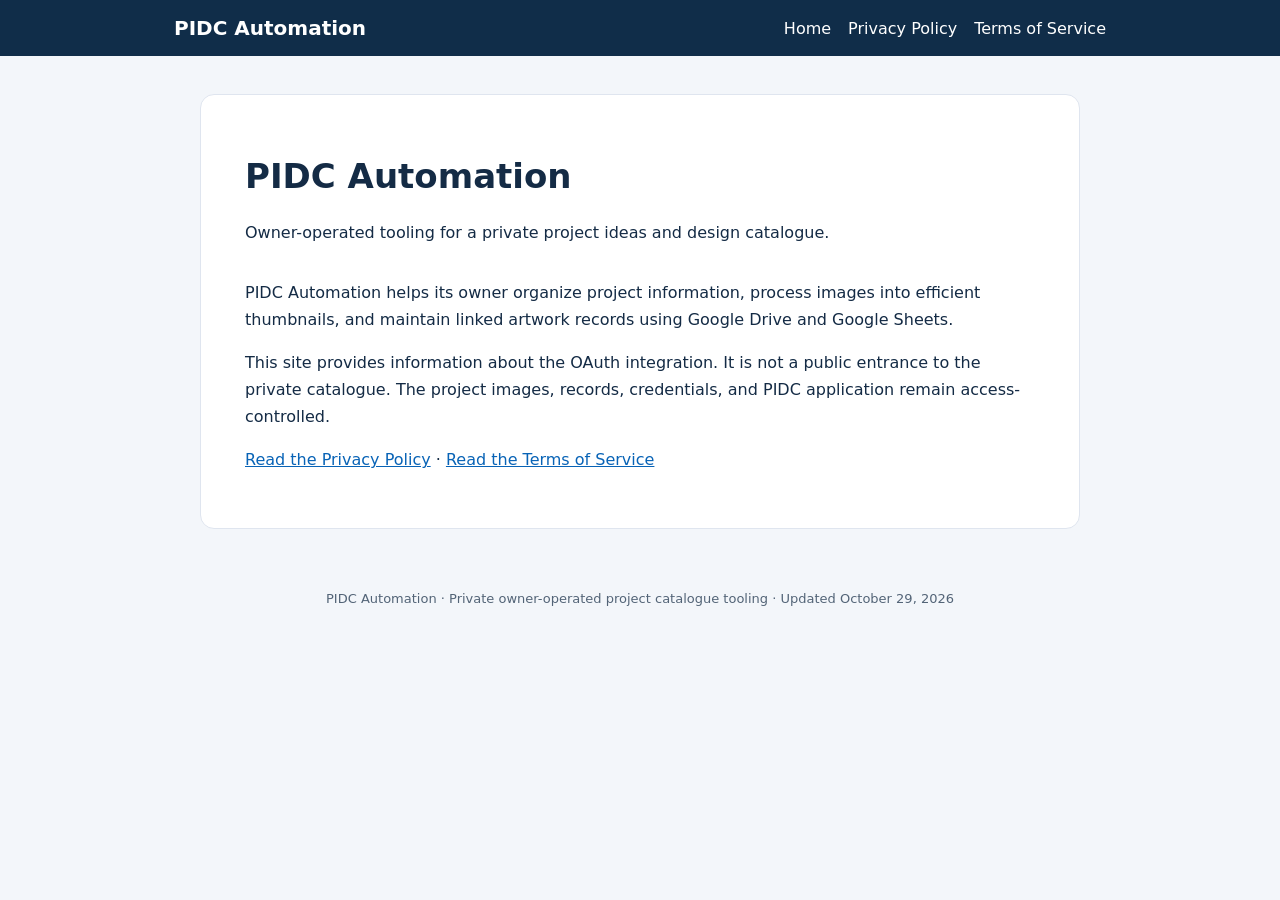
<file: index.html>
<!doctype html><html lang="en"><head><meta charset="utf-8"><meta name="viewport" content="width=device-width,initial-scale=1"><title>Home — PIDC Automation</title><link rel="stylesheet" href="style.css"></head><body><header><nav><strong>PIDC Automation</strong><div><a href="./">Home</a><a href="privacy.html">Privacy Policy</a><a href="terms.html">Terms of Service</a></div></nav></header><main><div style="display:flex;align-items:center;gap:24px;flex-wrap:wrap"><div><h1>PIDC Automation</h1><p>Owner-operated tooling for a private project ideas and design catalogue.</p></div></div><p>PIDC Automation helps its owner organize project information, process images into efficient thumbnails, and maintain linked artwork records using Google Drive and Google Sheets.</p><p>This site provides information about the OAuth integration. It is not a public entrance to the private catalogue. The project images, records, credentials, and PIDC application remain access-controlled.</p><p><a href="privacy.html">Read the Privacy Policy</a> · <a href="terms.html">Read the Terms of Service</a></p></main><footer>PIDC Automation · Private owner-operated project catalogue tooling · Updated October 29, 2026</footer></body></html>
</file>
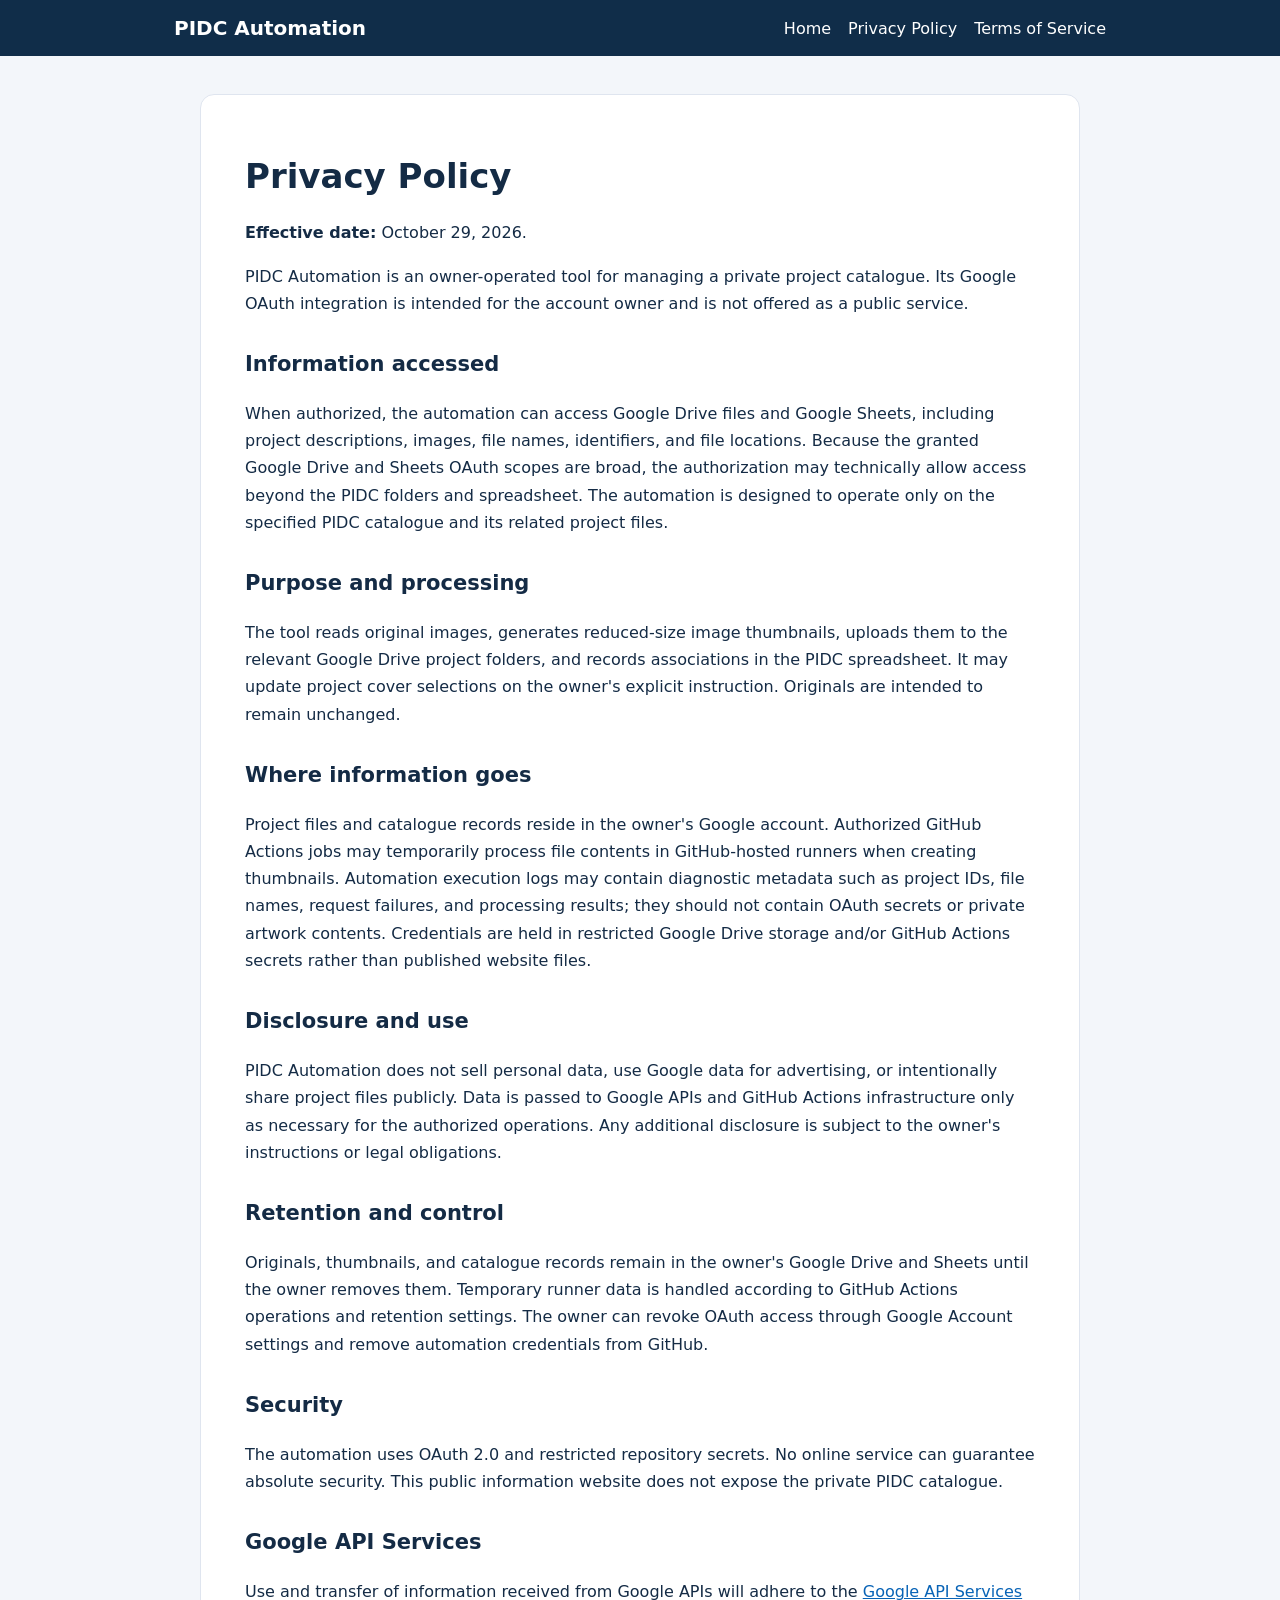
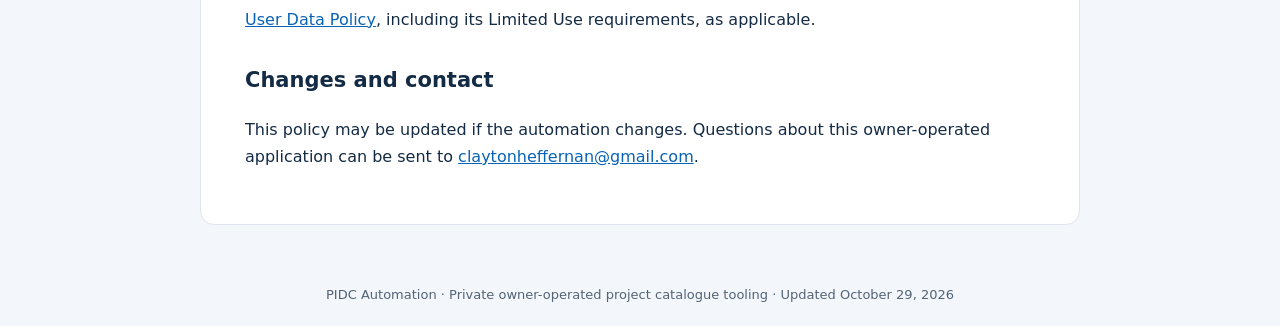
<file: privacy.html>
<!doctype html><html lang="en"><head><meta charset="utf-8"><meta name="viewport" content="width=device-width,initial-scale=1"><title>Privacy Policy — PIDC Automation</title><link rel="stylesheet" href="style.css"></head><body><header><nav><strong>PIDC Automation</strong><div><a href="./">Home</a><a href="privacy.html">Privacy Policy</a><a href="terms.html">Terms of Service</a></div></nav></header><main><h1>Privacy Policy</h1><p><strong>Effective date:</strong> October 29, 2026.</p><p>PIDC Automation is an owner-operated tool for managing a private project catalogue. Its Google OAuth integration is intended for the account owner and is not offered as a public service.</p><h2>Information accessed</h2><p>When authorized, the automation can access Google Drive files and Google Sheets, including project descriptions, images, file names, identifiers, and file locations. Because the granted Google Drive and Sheets OAuth scopes are broad, the authorization may technically allow access beyond the PIDC folders and spreadsheet. The automation is designed to operate only on the specified PIDC catalogue and its related project files.</p><h2>Purpose and processing</h2><p>The tool reads original images, generates reduced-size image thumbnails, uploads them to the relevant Google Drive project folders, and records associations in the PIDC spreadsheet. It may update project cover selections on the owner's explicit instruction. Originals are intended to remain unchanged.</p><h2>Where information goes</h2><p>Project files and catalogue records reside in the owner's Google account. Authorized GitHub Actions jobs may temporarily process file contents in GitHub-hosted runners when creating thumbnails. Automation execution logs may contain diagnostic metadata such as project IDs, file names, request failures, and processing results; they should not contain OAuth secrets or private artwork contents. Credentials are held in restricted Google Drive storage and/or GitHub Actions secrets rather than published website files.</p><h2>Disclosure and use</h2><p>PIDC Automation does not sell personal data, use Google data for advertising, or intentionally share project files publicly. Data is passed to Google APIs and GitHub Actions infrastructure only as necessary for the authorized operations. Any additional disclosure is subject to the owner's instructions or legal obligations.</p><h2>Retention and control</h2><p>Originals, thumbnails, and catalogue records remain in the owner's Google Drive and Sheets until the owner removes them. Temporary runner data is handled according to GitHub Actions operations and retention settings. The owner can revoke OAuth access through Google Account settings and remove automation credentials from GitHub.</p><h2>Security</h2><p>The automation uses OAuth 2.0 and restricted repository secrets. No online service can guarantee absolute security. This public information website does not expose the private PIDC catalogue.</p><h2>Google API Services</h2><p>Use and transfer of information received from Google APIs will adhere to the <a href="https://developers.google.com/terms/api-services-user-data-policy">Google API Services User Data Policy</a>, including its Limited Use requirements, as applicable.</p><h2>Changes and contact</h2><p>This policy may be updated if the automation changes. Questions about this owner-operated application can be sent to <a href="mailto:claytonheffernan@gmail.com">claytonheffernan@gmail.com</a>.</p></main><footer>PIDC Automation · Private owner-operated project catalogue tooling · Updated October 29, 2026</footer></body></html>
</file>
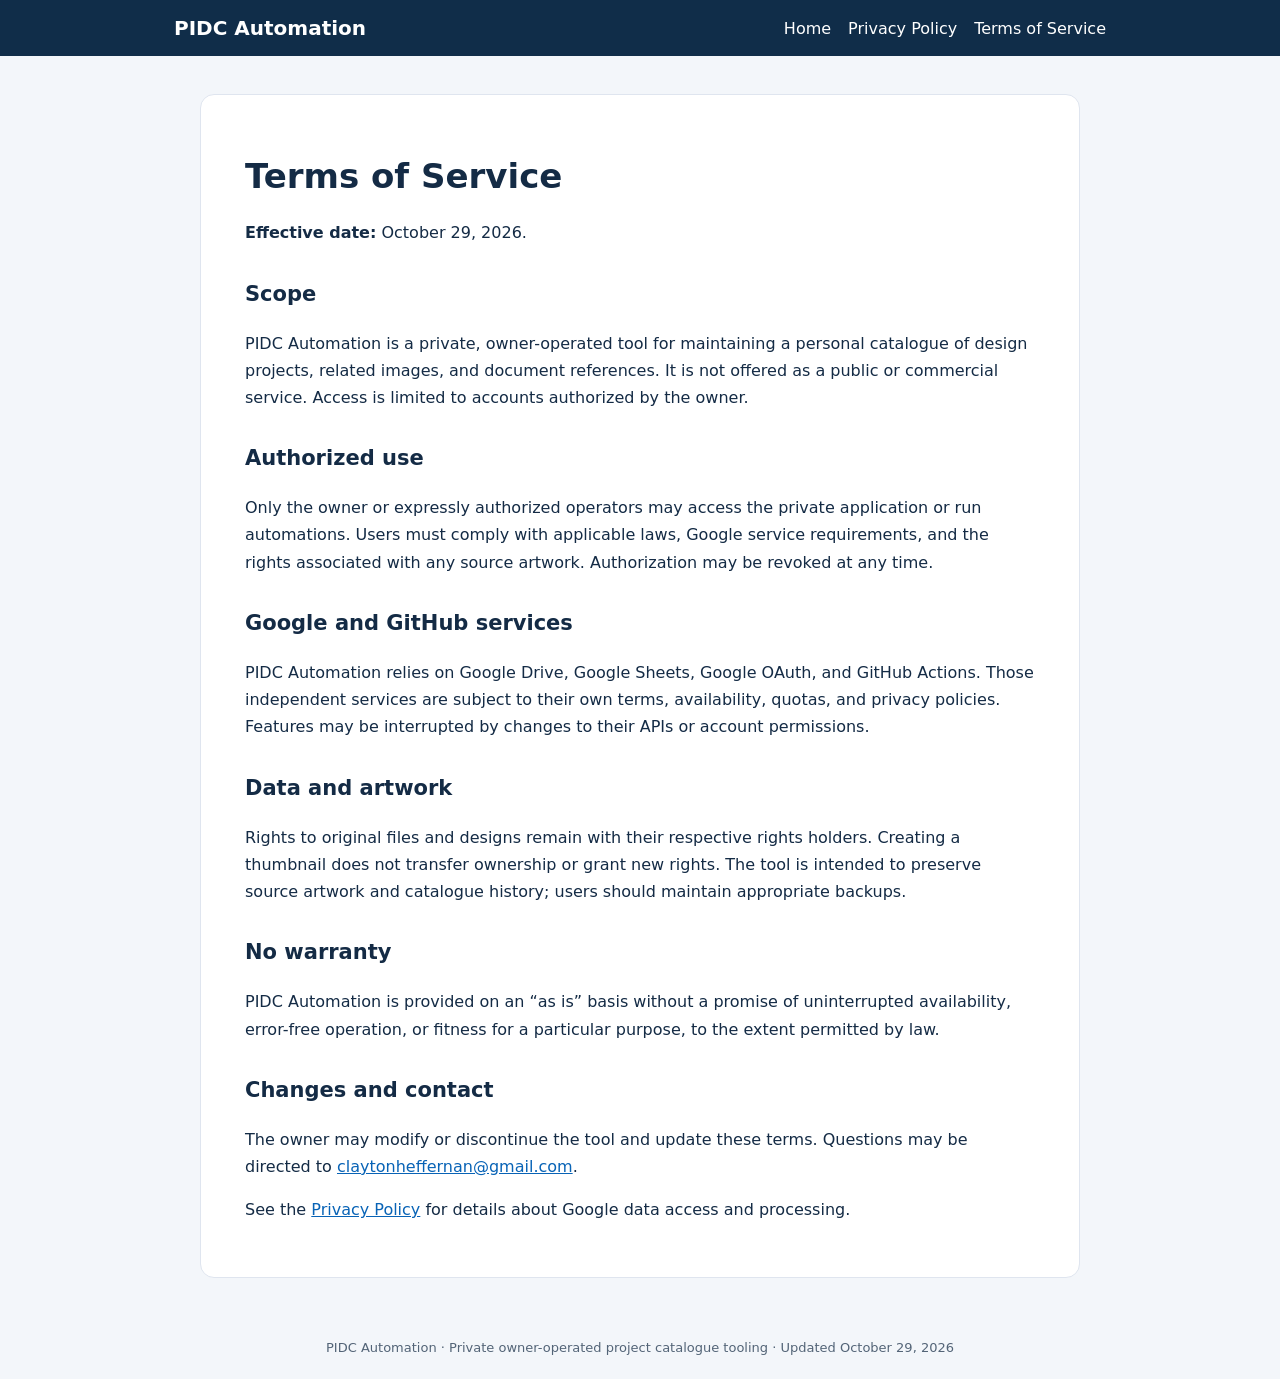
<file: terms.html>
<!doctype html><html lang="en"><head><meta charset="utf-8"><meta name="viewport" content="width=device-width,initial-scale=1"><title>Terms of Service — PIDC Automation</title><link rel="stylesheet" href="style.css"></head><body><header><nav><strong>PIDC Automation</strong><div><a href="./">Home</a><a href="privacy.html">Privacy Policy</a><a href="terms.html">Terms of Service</a></div></nav></header><main><h1>Terms of Service</h1><p><strong>Effective date:</strong> October 29, 2026.</p><h2>Scope</h2><p>PIDC Automation is a private, owner-operated tool for maintaining a personal catalogue of design projects, related images, and document references. It is not offered as a public or commercial service. Access is limited to accounts authorized by the owner.</p><h2>Authorized use</h2><p>Only the owner or expressly authorized operators may access the private application or run automations. Users must comply with applicable laws, Google service requirements, and the rights associated with any source artwork. Authorization may be revoked at any time.</p><h2>Google and GitHub services</h2><p>PIDC Automation relies on Google Drive, Google Sheets, Google OAuth, and GitHub Actions. Those independent services are subject to their own terms, availability, quotas, and privacy policies. Features may be interrupted by changes to their APIs or account permissions.</p><h2>Data and artwork</h2><p>Rights to original files and designs remain with their respective rights holders. Creating a thumbnail does not transfer ownership or grant new rights. The tool is intended to preserve source artwork and catalogue history; users should maintain appropriate backups.</p><h2>No warranty</h2><p>PIDC Automation is provided on an “as is” basis without a promise of uninterrupted availability, error-free operation, or fitness for a particular purpose, to the extent permitted by law.</p><h2>Changes and contact</h2><p>The owner may modify or discontinue the tool and update these terms. Questions may be directed to <a href="mailto:claytonheffernan@gmail.com">claytonheffernan@gmail.com</a>.</p><p>See the <a href="privacy.html">Privacy Policy</a> for details about Google data access and processing.</p></main><footer>PIDC Automation · Private owner-operated project catalogue tooling · Updated October 29, 2026</footer></body></html>
</file>
<file: style.css>
:root{color-scheme:light;font-family:system-ui,-apple-system,Segoe UI,Arial,sans-serif;color:#142b45;background:#f3f6fa}*{box-sizing:border-box}body{margin:0}header{background:#102d49;color:#fff}nav{max-width:980px;margin:auto;display:flex;align-items:center;justify-content:space-between;padding:16px 24px;gap:18px;flex-wrap:wrap}nav strong{font-size:20px}nav a{color:#fff;text-decoration:none;margin-left:17px}nav a:hover{text-decoration:underline}main{max-width:880px;background:white;border:1px solid #dfe5ef;border-radius:14px;margin:38px auto;padding:38px 44px;line-height:1.7}h1{font-size:34px;line-height:1.2}h2{font-size:21px;margin-top:30px}p,li{font-size:16px}a{color:#0863b6}footer{padding:24px;text-align:center;color:#536477;font-size:13px}@media(max-width:680px){main{margin:14px;padding:22px}nav a{margin-left:8px}}
</file>
